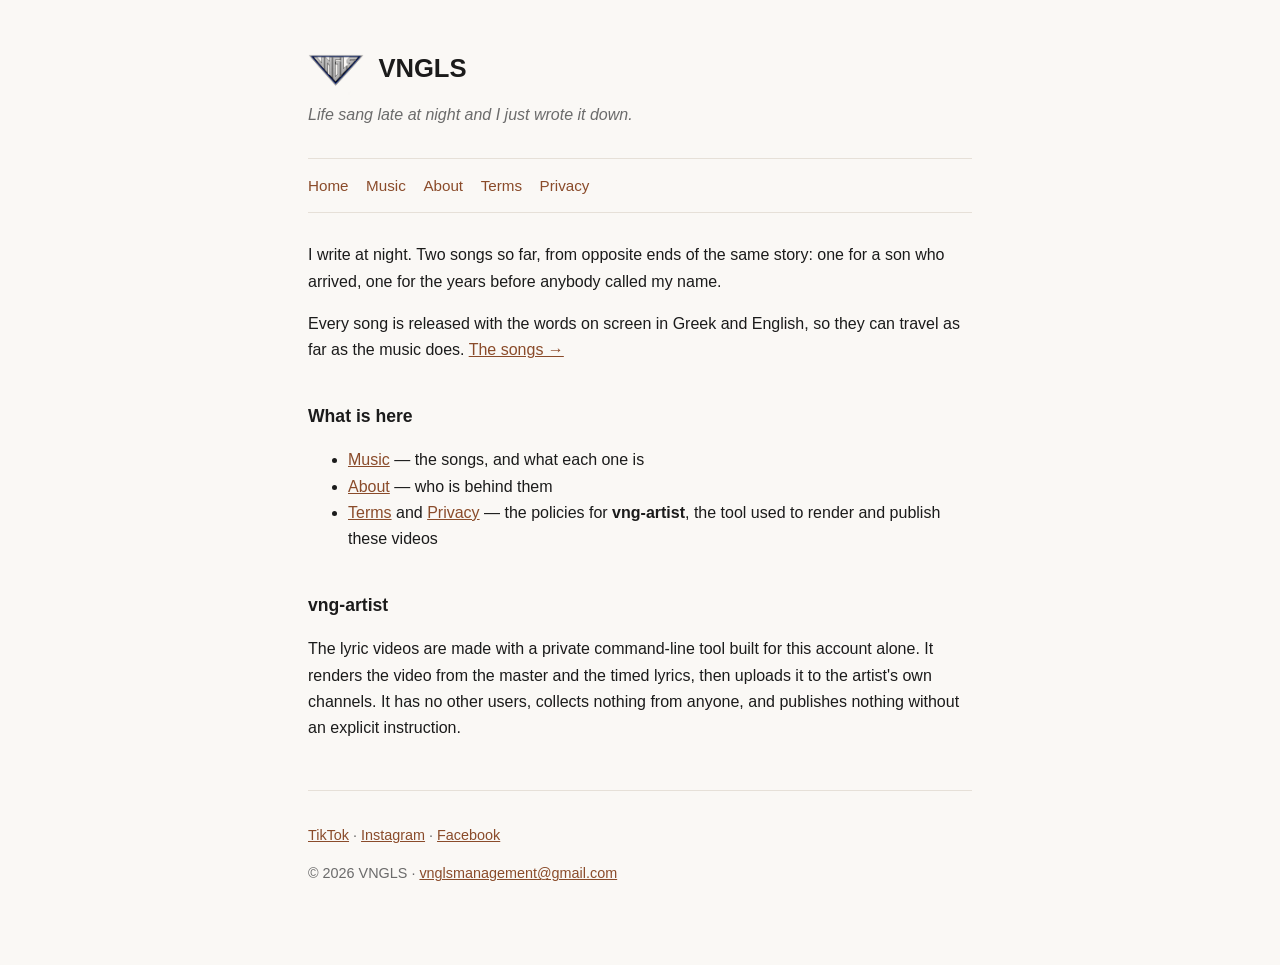
<file: index.html>
<!doctype html>
<html lang="en"><head><meta charset="utf-8">
<meta name="viewport" content="width=device-width,initial-scale=1">
<title>VNGLS — music</title>
<meta name="description" content="VNGLS is an independent musician writing in Greek. Songs, lyric videos, and the policies for vng-artist.">
<link rel="icon" href="favicon.ico" sizes="any">
<link rel="icon" type="image/png" sizes="32x32" href="favicon-32.png">
<link rel="icon" type="image/png" sizes="16x16" href="favicon-16.png">
<link rel="apple-touch-icon" href="apple-touch-icon.png">
<link rel="stylesheet" href="styles.css">
</head><body>
<header><img src="icon-512.png" alt="VNGLS"><h1>VNGLS</h1></header>
<p class="line">Life sang late at night and I just wrote it down.</p>
<nav>
  <a href="index.html">Home</a><a href="music.html">Music</a><a href="about.html">About</a>
  <a href="terms.html">Terms</a><a href="privacy.html">Privacy</a>
</nav>
<p>I write at night. Two songs so far, from opposite ends of the same story:
one for a son who arrived, one for the years before anybody called my name.</p>

<p>Every song is released with the words on screen in Greek and English, so they
can travel as far as the music does. <a href="music.html">The songs →</a></p>

<h2>What is here</h2>
<ul>
  <li><a href="music.html">Music</a> — the songs, and what each one is</li>
  <li><a href="about.html">About</a> — who is behind them</li>
  <li><a href="terms.html">Terms</a> and <a href="privacy.html">Privacy</a> —
      the policies for <strong>vng-artist</strong>, the tool used to render and
      publish these videos</li>
</ul>

<h2>vng-artist</h2>
<p>The lyric videos are made with a private command-line tool built for this
account alone. It renders the video from the master and the timed lyrics, then
uploads it to the artist's own channels. It has no other users, collects nothing
from anyone, and publishes nothing without an explicit instruction.</p>
<footer>
<p><a href="https://www.tiktok.com/@vnglsartist">TikTok</a> ·
   <a href="https://www.instagram.com/vnglsartist">Instagram</a> ·
   <a href="https://www.facebook.com/vnglsartist">Facebook</a></p>
<p>© 2026 VNGLS · <a href="mailto:vnglsmanagement@gmail.com">vnglsmanagement@gmail.com</a></p>
</footer>
</body></html>
</file>
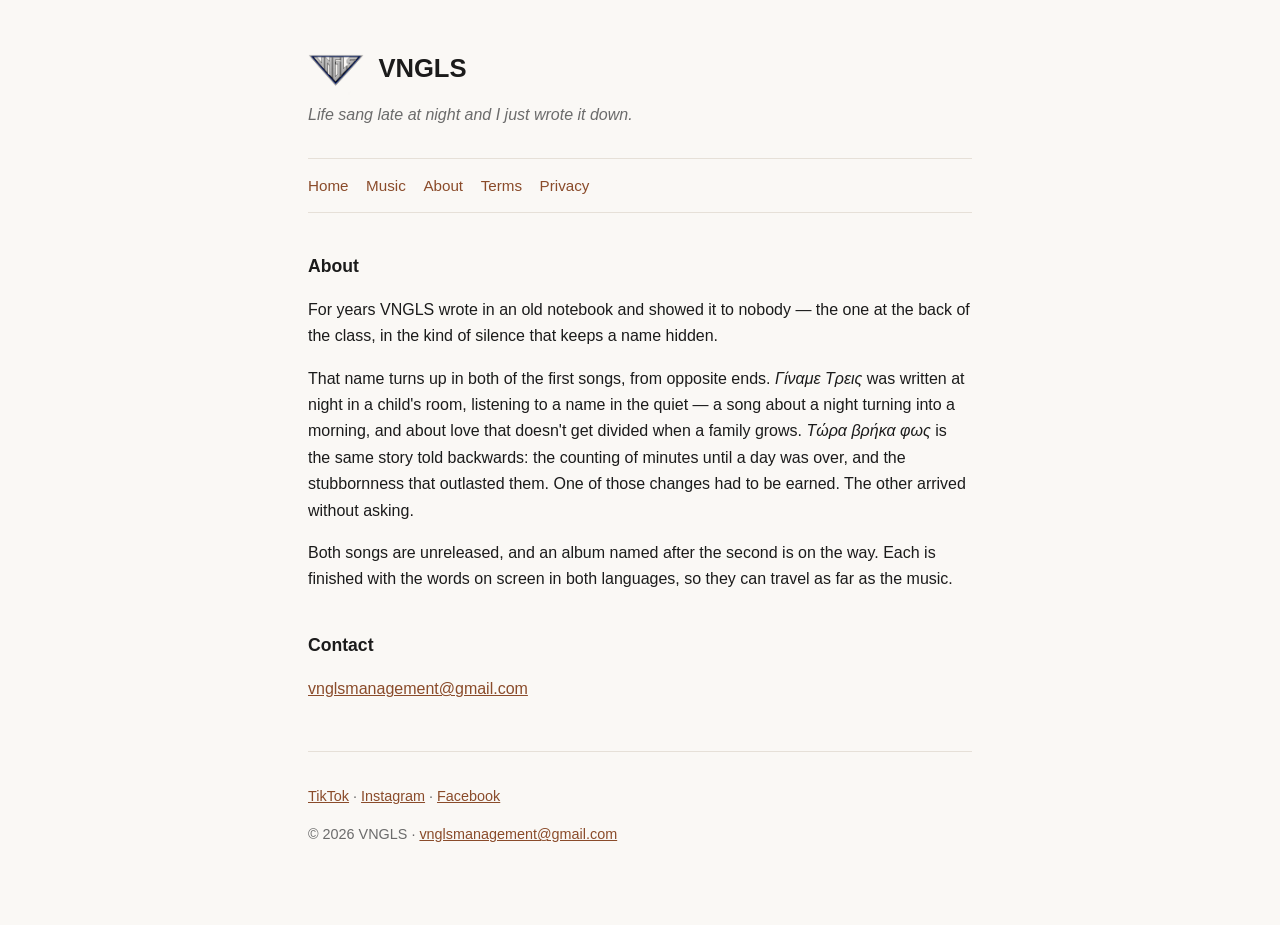
<file: about.html>
<!doctype html>
<html lang="en"><head><meta charset="utf-8">
<meta name="viewport" content="width=device-width,initial-scale=1">
<title>About — VNGLS</title>
<meta name="description" content="About VNGLS, an independent musician writing in Greek.">
<link rel="icon" href="favicon.ico" sizes="any">
<link rel="icon" type="image/png" sizes="32x32" href="favicon-32.png">
<link rel="icon" type="image/png" sizes="16x16" href="favicon-16.png">
<link rel="apple-touch-icon" href="apple-touch-icon.png">
<link rel="stylesheet" href="styles.css">
</head><body>
<header><img src="icon-512.png" alt="VNGLS"><h1>VNGLS</h1></header>
<p class="line">Life sang late at night and I just wrote it down.</p>
<nav>
  <a href="index.html">Home</a><a href="music.html">Music</a><a href="about.html">About</a>
  <a href="terms.html">Terms</a><a href="privacy.html">Privacy</a>
</nav>
<h2>About</h2>

<p>For years VNGLS wrote in an old notebook and showed it to nobody — the one at
the back of the class, in the kind of silence that keeps a name hidden.</p>

<p>That name turns up in both of the first songs, from opposite ends.
<em>Γίναμε Τρεις</em> was written at night in a child's room, listening to a name
in the quiet — a song about a night turning into a morning, and about love that
doesn't get divided when a family grows. <em>Τώρα βρήκα φως</em> is the same story
told backwards: the counting of minutes until a day was over, and the stubbornness
that outlasted them. One of those changes had to be earned. The other arrived
without asking.</p>

<p>Both songs are unreleased, and an album named after the second is on the way.
Each is finished with the words on screen in both languages, so they can travel as
far as the music.</p>

<h2>Contact</h2>
<p><a href="mailto:vnglsmanagement@gmail.com">vnglsmanagement@gmail.com</a></p>
<footer>
<p><a href="https://www.tiktok.com/@vnglsartist">TikTok</a> ·
   <a href="https://www.instagram.com/vnglsartist">Instagram</a> ·
   <a href="https://www.facebook.com/vnglsartist">Facebook</a></p>
<p>© 2026 VNGLS · <a href="mailto:vnglsmanagement@gmail.com">vnglsmanagement@gmail.com</a></p>
</footer>
</body></html>
</file>
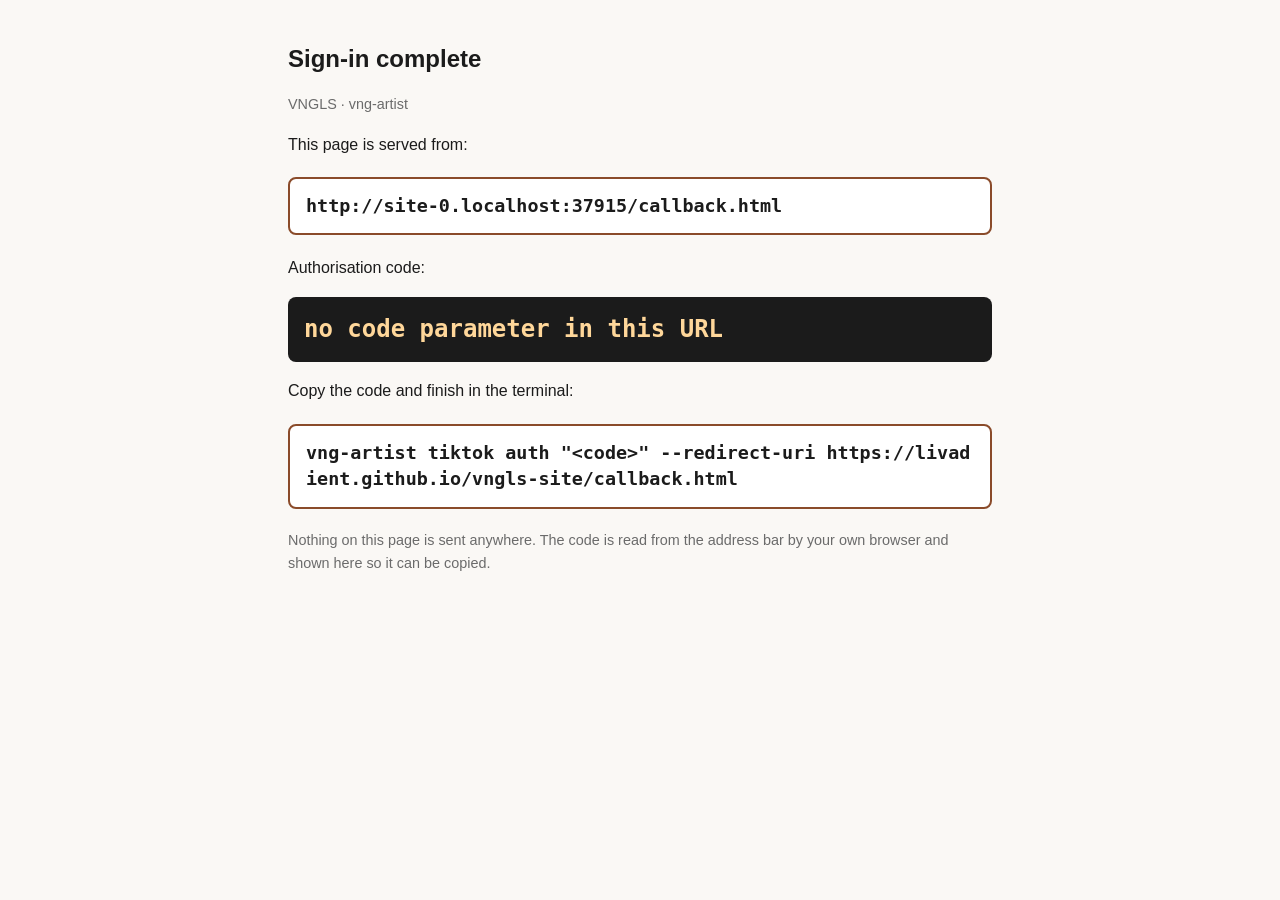
<file: callback.html>
<!doctype html>
<html lang="en"><head><meta charset="utf-8">
<meta name="viewport" content="width=device-width,initial-scale=1">
<title>Sign-in complete — VNGLS</title>
<style>
 body{max-width:44rem;margin:2.5rem auto;padding:0 1.25rem;
      font:16px/1.6 -apple-system,BlinkMacSystemFont,"Segoe UI",sans-serif;
      color:#1b1b1b;background:#faf8f5}
 h1{font-size:1.5rem;margin-bottom:.25rem}
 .url{font:600 1.15rem/1.45 ui-monospace,SFMono-Regular,Menlo,monospace;
      background:#fff;border:2px solid #8a4b2a;border-radius:.5rem;
      padding:.85rem 1rem;word-break:break-all;margin:1.25rem 0}
 .code{font:700 1.5rem/1.4 ui-monospace,SFMono-Regular,Menlo,monospace;
       background:#1b1b1b;color:#ffd79a;border-radius:.5rem;
       padding:1rem;word-break:break-all;margin:.75rem 0}
 .muted{color:#6b6b6b;font-size:.9rem}
</style><link rel="icon" href="favicon.ico" sizes="any">
<link rel="icon" type="image/png" sizes="32x32" href="favicon-32.png">
<link rel="icon" type="image/png" sizes="16x16" href="favicon-16.png">
<link rel="apple-touch-icon" href="apple-touch-icon.png">
</head><body>
<h1>Sign-in complete</h1>
<p class="muted">VNGLS · vng-artist</p>

<p>This page is served from:</p>
<div class="url" id="here">—</div>

<p>Authorisation code:</p>
<div class="code" id="code">no <code>code</code> parameter in this URL</div>

<p>Copy the code and finish in the terminal:</p>
<div class="url">vng-artist tiktok auth "&lt;code&gt;" --redirect-uri https://livadient.github.io/vngls-site/callback.html</div>

<p class="muted">Nothing on this page is sent anywhere. The code is read from the
address bar by your own browser and shown here so it can be copied.</p>

<script>
  document.getElementById("here").textContent = location.origin + location.pathname;
  var code = new URLSearchParams(location.search).get("code");
  if (code) { document.getElementById("code").textContent = code; }
</script>
</body></html>
</file>
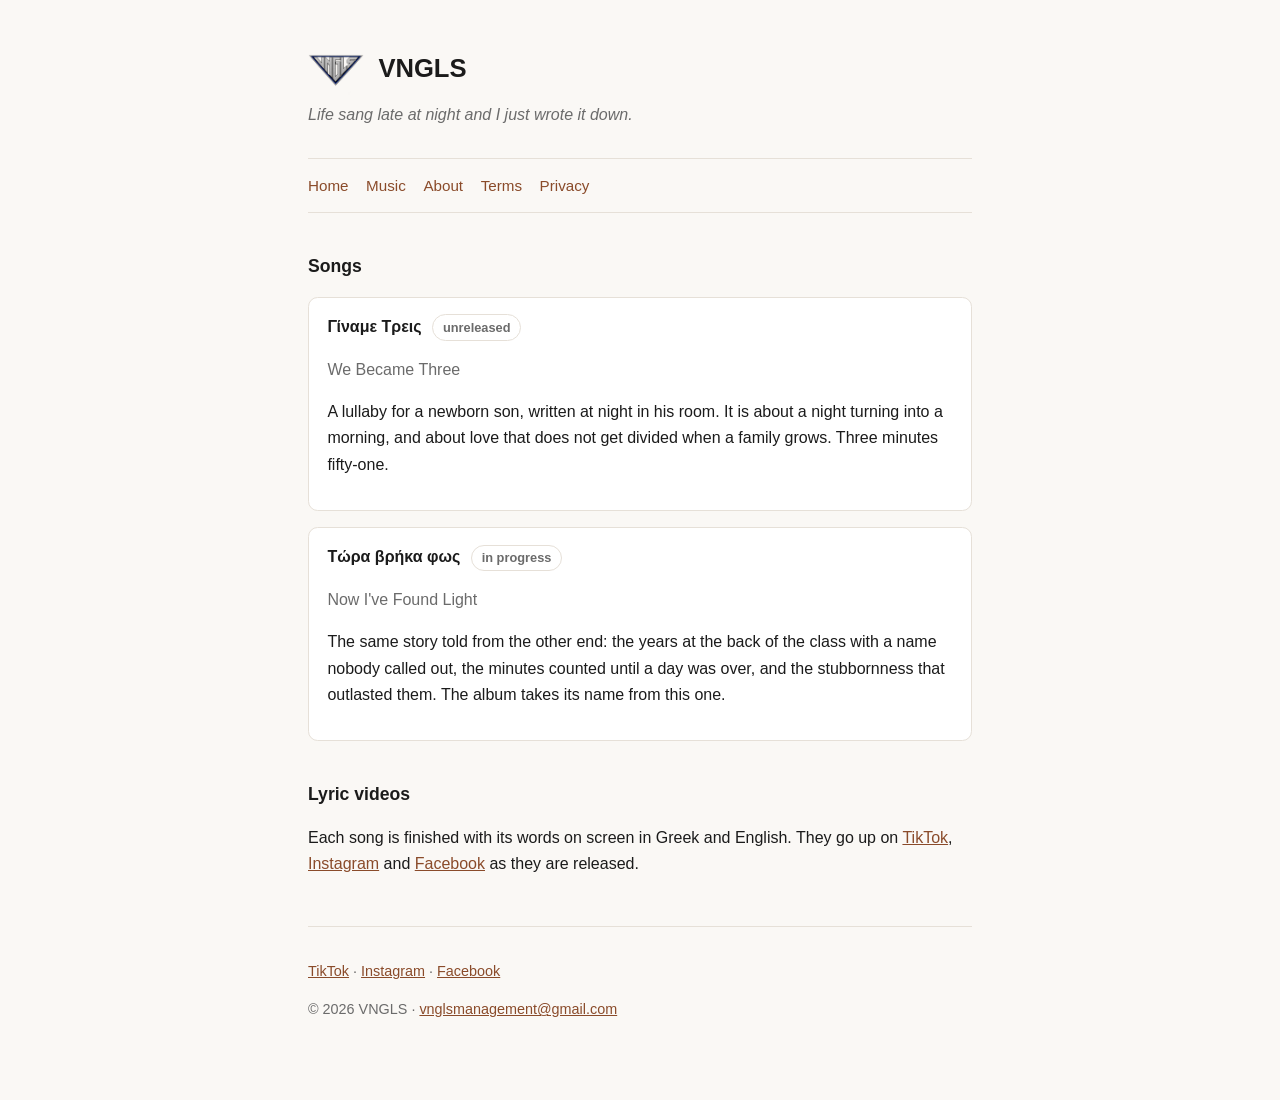
<file: music.html>
<!doctype html>
<html lang="en"><head><meta charset="utf-8">
<meta name="viewport" content="width=device-width,initial-scale=1">
<title>Music — VNGLS</title>
<meta name="description" content="The songs by VNGLS: Γίναμε Τρεις and Τώρα βρήκα φως.">
<link rel="icon" href="favicon.ico" sizes="any">
<link rel="icon" type="image/png" sizes="32x32" href="favicon-32.png">
<link rel="icon" type="image/png" sizes="16x16" href="favicon-16.png">
<link rel="apple-touch-icon" href="apple-touch-icon.png">
<link rel="stylesheet" href="styles.css">
</head><body>
<header><img src="icon-512.png" alt="VNGLS"><h1>VNGLS</h1></header>
<p class="line">Life sang late at night and I just wrote it down.</p>
<nav>
  <a href="index.html">Home</a><a href="music.html">Music</a><a href="about.html">About</a>
  <a href="terms.html">Terms</a><a href="privacy.html">Privacy</a>
</nav>
<h2>Songs</h2>

<div class="track">
<h3>Γίναμε Τρεις <span class="status">unreleased</span></h3>
<p class="greek">We Became Three</p>
<p>A lullaby for a newborn son, written at night in his room. It is about a night
turning into a morning, and about love that does not get divided when a family
grows. Three minutes fifty-one.</p>
</div>

<div class="track">
<h3>Τώρα βρήκα φως <span class="status">in progress</span></h3>
<p class="greek">Now I've Found Light</p>
<p>The same story told from the other end: the years at the back of the class
with a name nobody called out, the minutes counted until a day was over, and the
stubbornness that outlasted them. The album takes its name from this one.</p>
</div>

<h2>Lyric videos</h2>
<p>Each song is finished with its words on screen in Greek and English. They go up
on <a href="https://www.tiktok.com/@vnglsartist">TikTok</a>,
<a href="https://www.instagram.com/vnglsartist">Instagram</a> and
<a href="https://www.facebook.com/vnglsartist">Facebook</a> as they are released.</p>
<footer>
<p><a href="https://www.tiktok.com/@vnglsartist">TikTok</a> ·
   <a href="https://www.instagram.com/vnglsartist">Instagram</a> ·
   <a href="https://www.facebook.com/vnglsartist">Facebook</a></p>
<p>© 2026 VNGLS · <a href="mailto:vnglsmanagement@gmail.com">vnglsmanagement@gmail.com</a></p>
</footer>
</body></html>
</file>
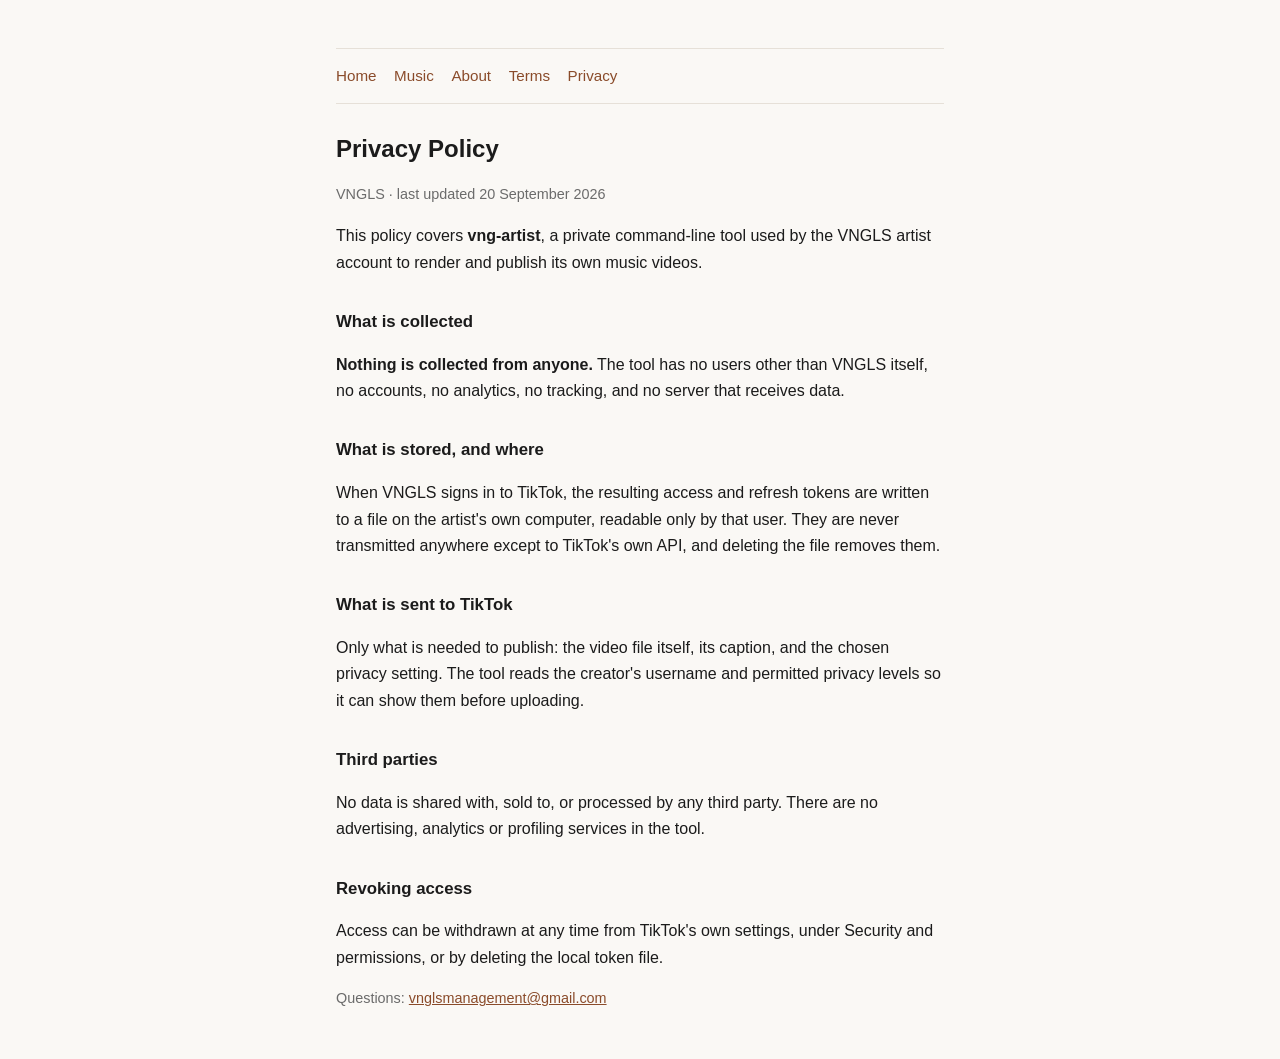
<file: privacy.html>
<!doctype html>
<html lang="en"><head><meta charset="utf-8">
<meta name="viewport" content="width=device-width,initial-scale=1">
<title>Privacy Policy — VNGLS</title>
<style>
 body{max-width:38rem;margin:3rem auto;padding:0 1.25rem;
      font:16px/1.65 -apple-system,BlinkMacSystemFont,"Segoe UI",sans-serif;
      color:#1b1b1b;background:#faf8f5}
 h1{font-size:1.5rem;margin-bottom:.25rem} h2{font-size:1.05rem;margin-top:2rem}
 .date{color:#6b6b6b;font-size:.9rem} a{color:#8a4b2a}
</style><link rel="icon" href="favicon.ico" sizes="any">
<link rel="icon" type="image/png" sizes="32x32" href="favicon-32.png">
<link rel="icon" type="image/png" sizes="16x16" href="favicon-16.png">
<link rel="apple-touch-icon" href="apple-touch-icon.png">
</head><body>
<nav style="display:flex;flex-wrap:wrap;gap:1.1rem;padding:.9rem 0;margin-bottom:1.6rem;
 border-top:1px solid #e6e0d8;border-bottom:1px solid #e6e0d8;font-size:.95rem">
  <a href="index.html" style="text-decoration:none">Home</a>
  <a href="music.html" style="text-decoration:none">Music</a>
  <a href="about.html" style="text-decoration:none">About</a>
  <a href="terms.html" style="text-decoration:none">Terms</a>
  <a href="privacy.html" style="text-decoration:none">Privacy</a>
</nav>

<h1>Privacy Policy</h1>
<p class="date">VNGLS · last updated 20 September 2026</p>

<p>This policy covers <strong>vng-artist</strong>, a private command-line tool used by
the VNGLS artist account to render and publish its own music videos.</p>

<h2>What is collected</h2>
<p><strong>Nothing is collected from anyone.</strong> The tool has no users other than
VNGLS itself, no accounts, no analytics, no tracking, and no server that receives data.</p>

<h2>What is stored, and where</h2>
<p>When VNGLS signs in to TikTok, the resulting access and refresh tokens are written to
a file on the artist's own computer, readable only by that user. They are never
transmitted anywhere except to TikTok's own API, and deleting the file removes them.</p>

<h2>What is sent to TikTok</h2>
<p>Only what is needed to publish: the video file itself, its caption, and the chosen
privacy setting. The tool reads the creator's username and permitted privacy levels so it
can show them before uploading.</p>

<h2>Third parties</h2>
<p>No data is shared with, sold to, or processed by any third party. There are no
advertising, analytics or profiling services in the tool.</p>

<h2>Revoking access</h2>
<p>Access can be withdrawn at any time from TikTok's own settings, under Security and
permissions, or by deleting the local token file.</p>

<p class="date">Questions: <a href="mailto:vnglsmanagement@gmail.com">vnglsmanagement@gmail.com</a></p>
</body></html>
</file>
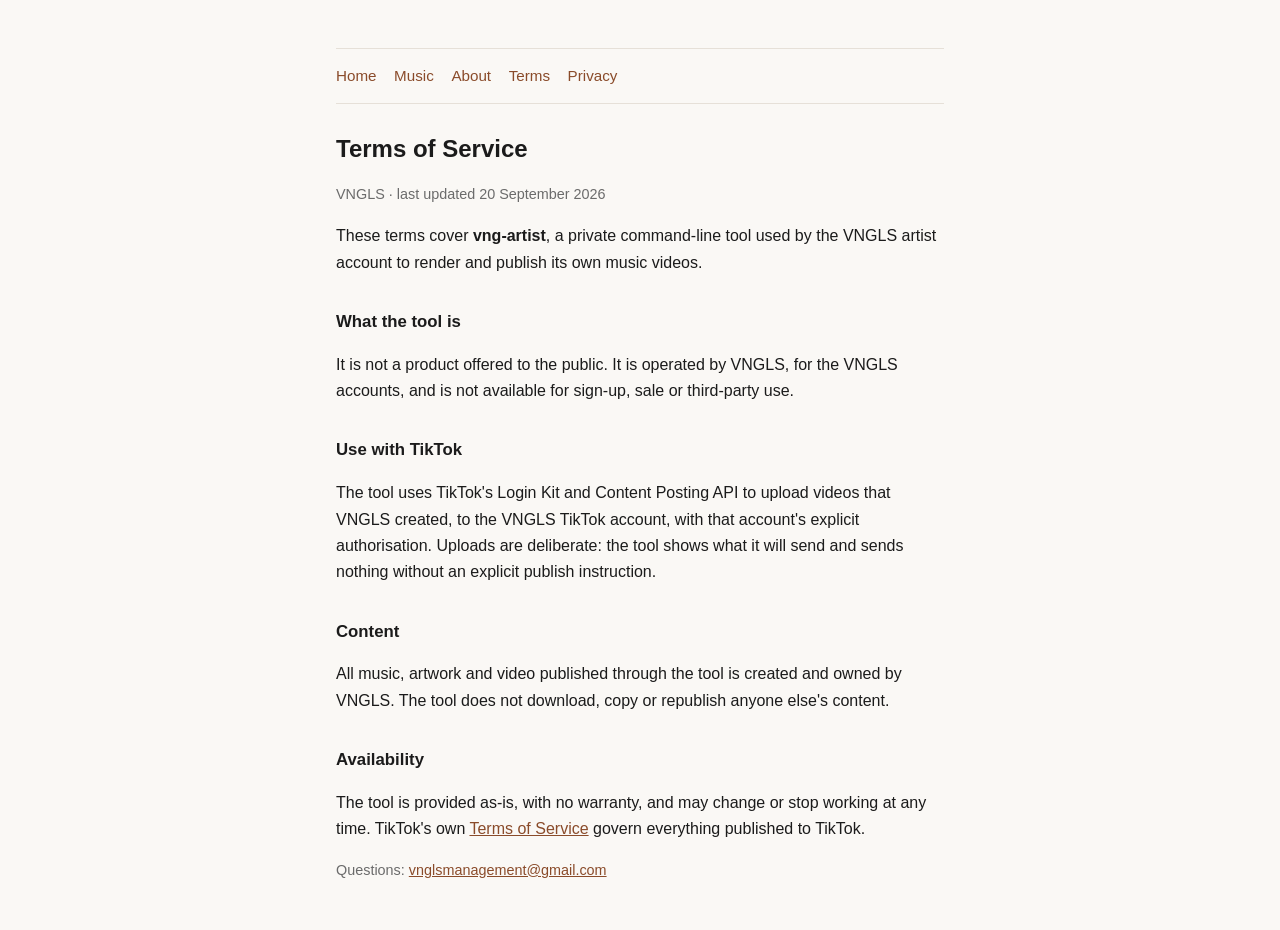
<file: terms.html>
<!doctype html>
<html lang="en"><head><meta charset="utf-8">
<meta name="viewport" content="width=device-width,initial-scale=1">
<title>Terms of Service — VNGLS</title>
<style>
 body{max-width:38rem;margin:3rem auto;padding:0 1.25rem;
      font:16px/1.65 -apple-system,BlinkMacSystemFont,"Segoe UI",sans-serif;
      color:#1b1b1b;background:#faf8f5}
 h1{font-size:1.5rem;margin-bottom:.25rem} h2{font-size:1.05rem;margin-top:2rem}
 .date{color:#6b6b6b;font-size:.9rem} a{color:#8a4b2a}
</style><link rel="icon" href="favicon.ico" sizes="any">
<link rel="icon" type="image/png" sizes="32x32" href="favicon-32.png">
<link rel="icon" type="image/png" sizes="16x16" href="favicon-16.png">
<link rel="apple-touch-icon" href="apple-touch-icon.png">
</head><body>
<nav style="display:flex;flex-wrap:wrap;gap:1.1rem;padding:.9rem 0;margin-bottom:1.6rem;
 border-top:1px solid #e6e0d8;border-bottom:1px solid #e6e0d8;font-size:.95rem">
  <a href="index.html" style="text-decoration:none">Home</a>
  <a href="music.html" style="text-decoration:none">Music</a>
  <a href="about.html" style="text-decoration:none">About</a>
  <a href="terms.html" style="text-decoration:none">Terms</a>
  <a href="privacy.html" style="text-decoration:none">Privacy</a>
</nav>

<h1>Terms of Service</h1>
<p class="date">VNGLS · last updated 20 September 2026</p>

<p>These terms cover <strong>vng-artist</strong>, a private command-line tool used by
the VNGLS artist account to render and publish its own music videos.</p>

<h2>What the tool is</h2>
<p>It is not a product offered to the public. It is operated by VNGLS, for the VNGLS
accounts, and is not available for sign-up, sale or third-party use.</p>

<h2>Use with TikTok</h2>
<p>The tool uses TikTok's Login Kit and Content Posting API to upload videos that VNGLS
created, to the VNGLS TikTok account, with that account's explicit authorisation.
Uploads are deliberate: the tool shows what it will send and sends nothing without an
explicit publish instruction.</p>

<h2>Content</h2>
<p>All music, artwork and video published through the tool is created and owned by
VNGLS. The tool does not download, copy or republish anyone else's content.</p>

<h2>Availability</h2>
<p>The tool is provided as-is, with no warranty, and may change or stop working at any
time. TikTok's own <a href="https://www.tiktok.com/legal/terms-of-service">Terms of
Service</a> govern everything published to TikTok.</p>

<p class="date">Questions: <a href="mailto:vnglsmanagement@gmail.com">vnglsmanagement@gmail.com</a></p>
</body></html>
</file>
<file: styles.css>
:root{--bg:#faf8f5;--ink:#1b1b1b;--soft:#6b6b6b;--accent:#8a4b2a;--line:#e6e0d8}
*{box-sizing:border-box}
body{max-width:44rem;margin:0 auto;padding:2.5rem 1.25rem 4rem;
     font:16px/1.65 -apple-system,BlinkMacSystemFont,"Segoe UI",sans-serif;
     color:var(--ink);background:var(--bg)}
header{display:flex;align-items:center;gap:.9rem;margin-bottom:.4rem}
header img{width:56px;height:56px;border-radius:12px}
h1{font-size:1.6rem;margin:0}
h2{font-size:1.1rem;margin:2.4rem 0 .6rem}
h3{font-size:1rem;margin:1.6rem 0 .3rem}
.line{color:var(--soft);font-style:italic;margin:.2rem 0 1.8rem}
nav{display:flex;flex-wrap:wrap;gap:1.1rem;padding:.9rem 0;margin-bottom:1.8rem;
    border-top:1px solid var(--line);border-bottom:1px solid var(--line);font-size:.95rem}
nav a{text-decoration:none}
a{color:var(--accent)}
.track{border:1px solid var(--line);border-radius:.6rem;padding:1rem 1.15rem;margin:1rem 0;background:#fff}
.track h3{margin-top:0}
.status{display:inline-block;font-size:.8rem;color:var(--soft);
        border:1px solid var(--line);border-radius:999px;padding:.1rem .6rem;margin-left:.4rem}
.greek{color:var(--soft)}
footer{margin-top:3rem;padding-top:1.2rem;border-top:1px solid var(--line);
       font-size:.9rem;color:var(--soft)}
.date{color:var(--soft);font-size:.9rem}
</file>
